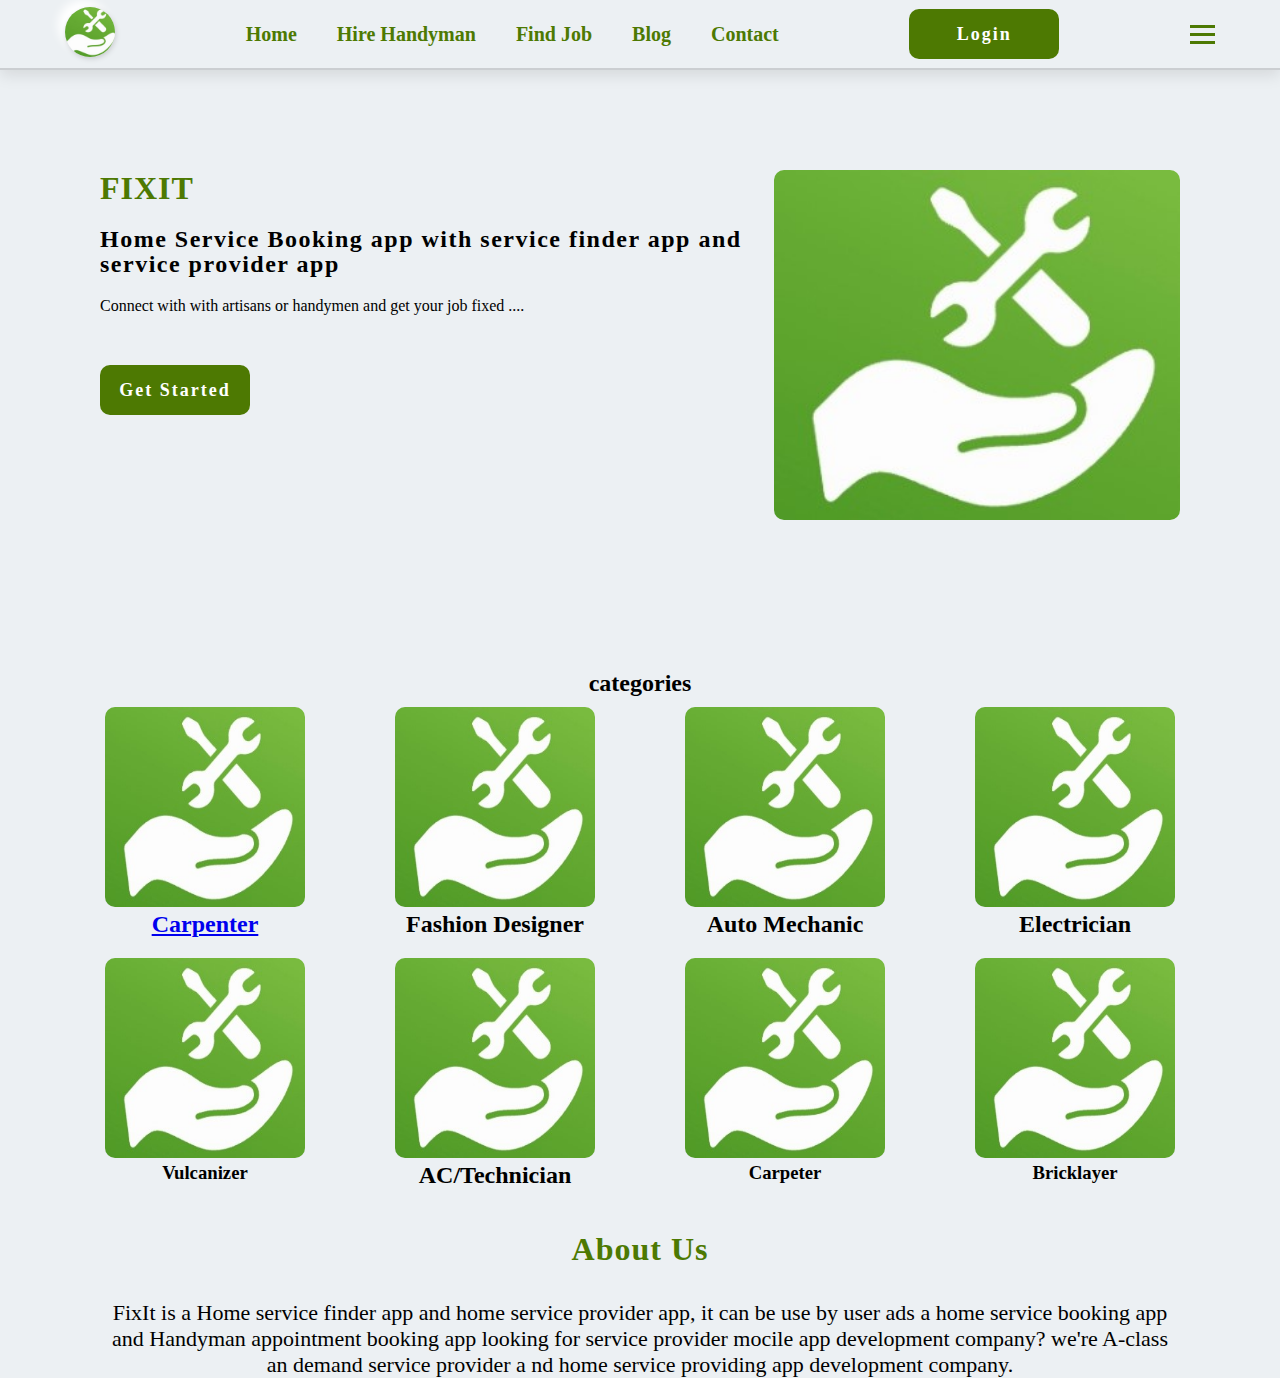
<file: index.html>
<!DOCTYPE html>
<html lang="en">
<head>
    <meta charset="UTF-8">
    <meta http-equiv="X-UA-Compatible" content="IE=edge">
    <meta name="viewport" content="width=device-width, initial-scale=1.0">
    <title>FixIt</title>
<!--------------- font awesome style------------->
<link rel="stylesheet" 
href="https://cdnjs.cloudflare.com/ajax/libs/font-awesome/5.14.0/css/all.min.css">
<!---------------- style sheet ------------------->
<link rel="stylesheet" href="style.css">

</head>
<body>
    <!---------------- header ------------------>
    <header>
        <!----------------- navbar ------------------>
        
        <nav class="navbar-header">
            
                <a href="index.html">
                    <img class="fixit-logo" src="./images/fixit-logo.jpg" alt="logo" srcset="">
                </a>
            <!----------------- nav links------------------>
            <ul class="navbar-menu">
                <li>
                    <a href="index.html">home</a>
                </li>
                <li>
                    <a id="#Carpenter" href="index.html">hire handyman</a>
                </li>
                <li>
                    <a href="index.html">find job</a>
                </li>
                <li>
                    <a href="index.html">blog</a>
                </li>
                <li>
                    <a href="index.html">contact</a>
                </li>
            </ul>
            <!----------------- login Button -------------------->
            <a href="Login.html"><button class="login-btn">Login</button></a>
            <div class="hamburger">
                <span class="bar"></span>
                <span class="bar"></span>
                <span class="bar"></span>
            </div>

            
        </nav>
    </header>
    
    <!----------------- main -------------------->
    <main class="main-container">
        <div class="main-hero">
            <h2>FIXIT</h2>
            <h3>Home Service Booking app with service finder app and service provider app</h3>
           
                <p>Connect with with artisans or handymen and get your job fixed ....</p>
            <a href="signupForm.html"><button class="getstarted-btn">Get Started</button></a>
        </div>
            <div class="main-img">
            <img class="main-img" src="./images/fixit-logo.jpg" alt="" srcset=""/>
        </div> 

    </main>
<!---------------------------- CATEGORIES LIST  ---------------------------->
    <section class="hero-container">
        <div class="hero-heading">
            <h2 >categories</h2>
        </div>
        
        <div class="hero-category">
            <div class="category-section">
                <img class="hero-img"  src="./images/fixit-logo.jpg" alt="carpenter" height="200px" width="200px">
                <a href="Carpenter.html"><h2>Carpenter</h2></a>
            </div>
            <div class="category-section">
                <img class="hero-img"  src="./images/fixit-logo.jpg" alt="carpenter" height="200px" width="200px">
                <h2>Fashion Designer</h2>
            </div>
            <div class="category-section">
                <img class="hero-img"  src="./images/fixit-logo.jpg" alt="carpenter" height="200px" width="200px">
                <h2>Auto Mechanic</h2>
            </div>
                
            <div class="category-section">
                <img class="hero-img" src="./images/fixit-logo.jpg" alt="carpenter" height="200px" width="200px">
                <h2>Electrician</h2>
            </div>
        </div>
        <div class="hero-category">
            <div class="category-section">
                <img class="hero-img" src="./images/fixit-logo.jpg" alt="carpenter" height="200px" width="200px">
                <h3>Vulcanizer</h3>
            </div>
            <div class="category-section">
                <img class="hero-img"  src="./images/fixit-logo.jpg" alt="carpenter" height="200px" width="200px">
                <h2>AC/Technician</h2>
            </div>
            <div class="category-section">
                <img class="hero-img"  src="./images/fixit-logo.jpg" alt="carpenter" height="200px" width="200px">
                <h3>Carpeter</h3>
            </div>
            <div class="category-section">
                <img class="hero-img"  src="./images/fixit-logo.jpg" alt="carpenter" height="200px" width="200px">
                <h3>Bricklayer</h3>
            </div>
        </div>
    </section>
    

    <section class="aboutUs-page">
        <h3>About Us</h3>
        <p>FixIt is a Home service finder app and home service provider app, it can be 
            use by user ads a home service booking app and Handyman appointment booking app looking for 
            service provider mocile app development company? we're A-class an demand service provider a
            nd home service providing app development company.</p>
    </section>
    <!------------------ footer ------------------>


    <!------------------ javascript --------------->
    <script src="app.js"></script>
</body>
</html>
</file>
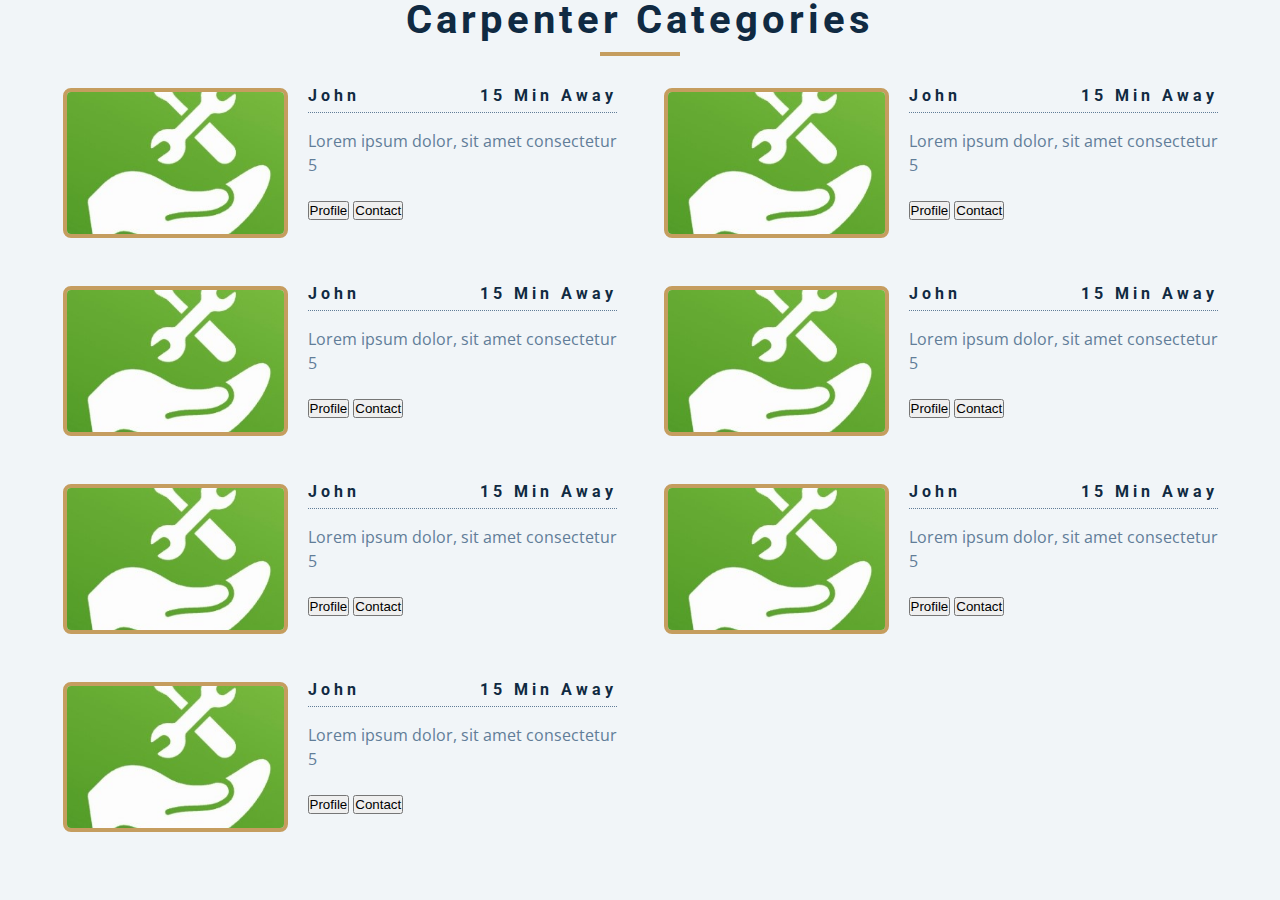
<file: Carpenter.html>
<!DOCTYPE html>
<html lang="en">

<head>
  <meta charset="UTF-8" />
  <meta name="viewport" content="width=device-width, initial-scale=1.0" />
  <title>Carpenter</title>
  <!-- font-awesome -->
  <link rel="stylesheet" href="https://cdnjs.cloudflare.com/ajax/libs/font-awesome/5.14.0/css/all.min.css" />
  <!-- styles -->
  <link rel="stylesheet" href="Carpenter.css" />
</head>

<body>
  <section class="Carpenter">
    <div class="title">
      <h2>Carpenter Categories</h2>
      <div class="underline"></div>
    </div>
    <!-- menu items -->
    <div class="section-center">
      <!-- single item -->
      <!-- <article class="carpenter-item">
        <img src="fixitlogo.jpg" class="photo" alt="menu item" />
        <div class="item-info">
          <header>
            <h4>Sunday Adebayo</h4>
            <h4 class="distance">15 min</h4>
          </header>
          <p class="item-text">Lorem ipsum dolor sit amet, consectetur adipisicing elit.
            At earum tempore optio. Unde, temporibus illum ipsam veritatis
            laudantium facilis ut!</p>
            <p class="rating">rating</p>
        </div>
      </article> -->
      <!-- end of single item -->
    </div>
  </section>
  <!-- javascript -->
  <script src="main.js"></script>
</body>

</html>
</file>
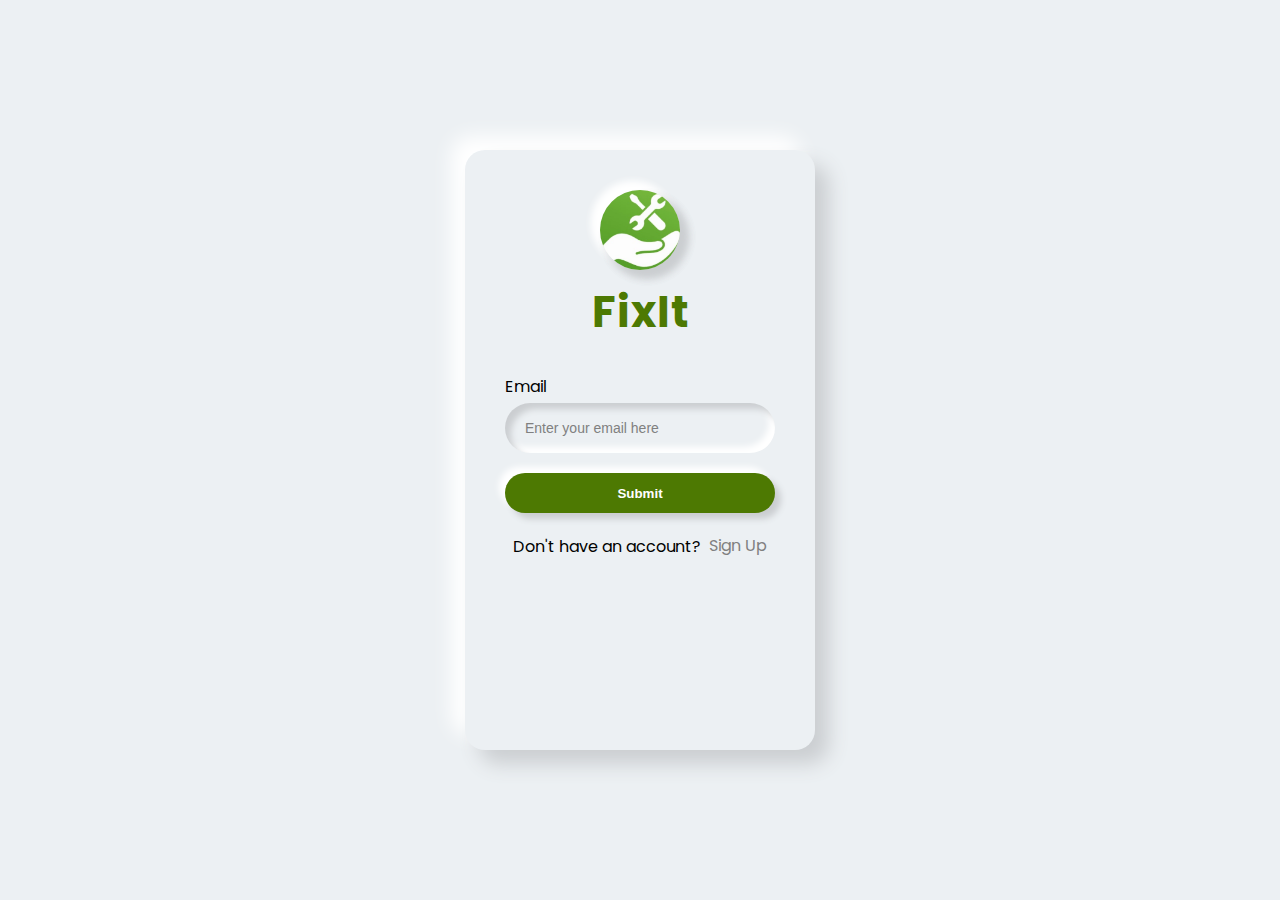
<file: ForgetPassword.html>
<!DOCTYPE html>
<html lang="en">
<head>
    <meta charset="UTF-8">
    <meta http-equiv="X-UA-Compatible" content="IE=edge">
    <meta name="viewport" content="width=device-width, initial-scale=1.0">
    <title>Forget Password</title>
    <link rel="stylesheet" href="ForgetPassword.css">
</head>
<body>
    <div class="container">
        <div class="fixit-logo">
            <a href="index.html">
                <img class="fixit-logo" src="./images/fixit-logo.jpg" alt="logo" >
            </a> 
        </div>
        <div class="fixit-title">
            <h2>FixIt</h2>
        </div>
        <form action="#" class="input">
            <label for="email">Email</label>
            <input type="text" placeholder="Enter your email here">
          
            <button class="submit-btn" type="submit">Submit</button>
            <div class="no-account">
                <p>Don't have an account?</p>
                <a href="signupForm.html">Sign Up</a>
            </div>
            
        </form>
    </div>
</body>
</html>
</file>
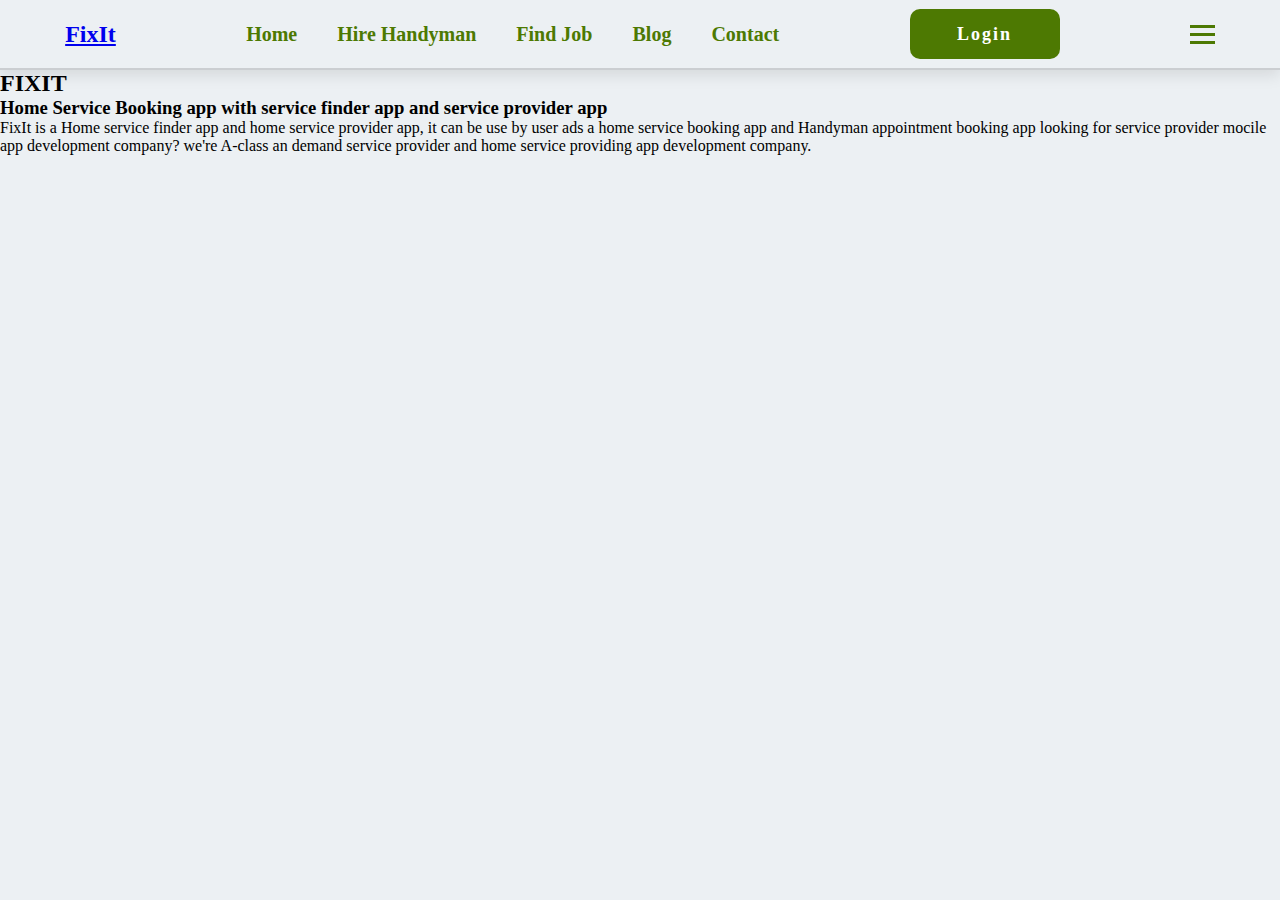
<file: home.html>
<!DOCTYPE html>
<html lang="en">
<head>
    <meta charset="UTF-8">
    <meta http-equiv="X-UA-Compatible" content="IE=edge">
    <meta name="viewport" content="width=device-width, initial-scale=1.0">
    <title>FixIt</title>
<!--------------- font awesome style------------->
<link rel="stylesheet" 
href="https://cdnjs.cloudflare.com/ajax/libs/font-awesome/5.14.0/css/all.min.css">
<!---------------- style sheet ------------------->
<link rel="stylesheet" href="style.css">

</head>
<body>
    <!---------------- header ------------------>
    <header>
        <!----------------- navbar ------------------>
        
        <nav class="navbar-header">
            
                <a href="index.html">
                    <h2 class="logo">FixIt</h2>
                </a>
            <!----------------- nav links------------------>
            <ul class="navbar-menu">
                <li>
                    <a href="index.html">home</a>
                </li>
                <li>
                    <a href="index.html">hire handyman</a>
                </li>
                <li>
                    <a href="index.html">find job</a>
                </li>
                <li>
                    <a href="index.html">blog</a>
                </li>
                <li>
                    <a href="index.html">contact</a>
                </li>
            </ul>
            <!----------------- login Button -------------------->
            <a href="Login.html"><button class="login-btn">Login</button></a>
            <div class="hamburger">
                <span class="bar"></span>
                <span class="bar"></span>
                <span class="bar"></span>
            </div>

            
        </nav>
    </header>
    
    <!----------------- main -------------------->
    <main>
        <h2>FIXIT</h2>
        <h3>Home Service Booking app with service finder app and service provider app</h3>
        <p>FixIt is a Home service finder app and home service provider app, it can be use by user ads a home service booking app and Handyman appointment booking app looking for service provider mocile app development company? we're A-class an demand service provider and home service providing app development company.</p>

    </main>
    <!------------------ footer ------------------>


    <!------------------ javascript --------------->
    <script src="app.js"></script>
</body>
</html>
</file>
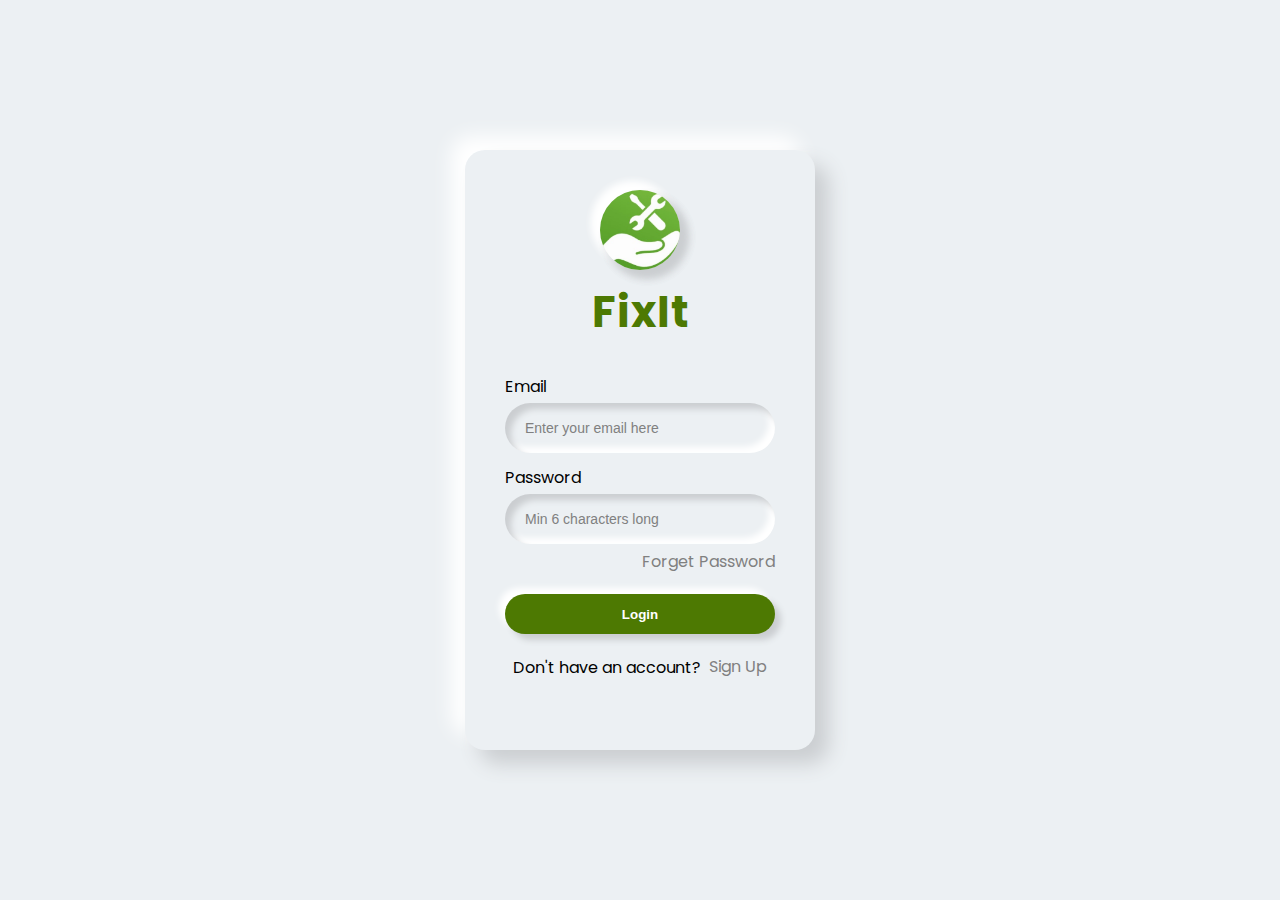
<file: Login.html>
<!DOCTYPE html>
<html lang="en">
<head>
    <meta charset="UTF-8">
    <meta http-equiv="X-UA-Compatible" content="IE=edge">
    <meta name="viewport" content="width=device-width, initial-scale=1.0">
    <title>Login</title>
    <!--------------- FONT AWESOME STYLSHEET ------------------>


    <!--------------- CSS STYLSHEET ------------------>
    <link rel="stylesheet" href="Login.css">

</head>
<body>
    <div class="container">
        <div class="fixit-logo">
            <a href="index.html">
                <img class="fixit-logo" src="./images/fixit-logo.jpg" alt="logo" >
            </a> 
        </div>
        <div class="fixit-title">
            <h2>FixIt</h2>
        </div>
        <form action="#" class="input">
            <label for="email">Email</label>
            <input type="email" placeholder="Enter your email here">
            <label for="Password">Password</label>
            <input type="password" placeholder="Min 6 characters long">
            <a href="ForgetPassword.html">Forget Password</a>
            <button class="login-btn" type="submit">Login</button>
            <div class="no-account">
                <p>Don't have an account?</p>
                <a href="signupForm.html">Sign Up</a>
            </div>
            
        </form>
    </div>
    <!-------------- JAVASCRIPT ----------->
</body>
</html>
</file>
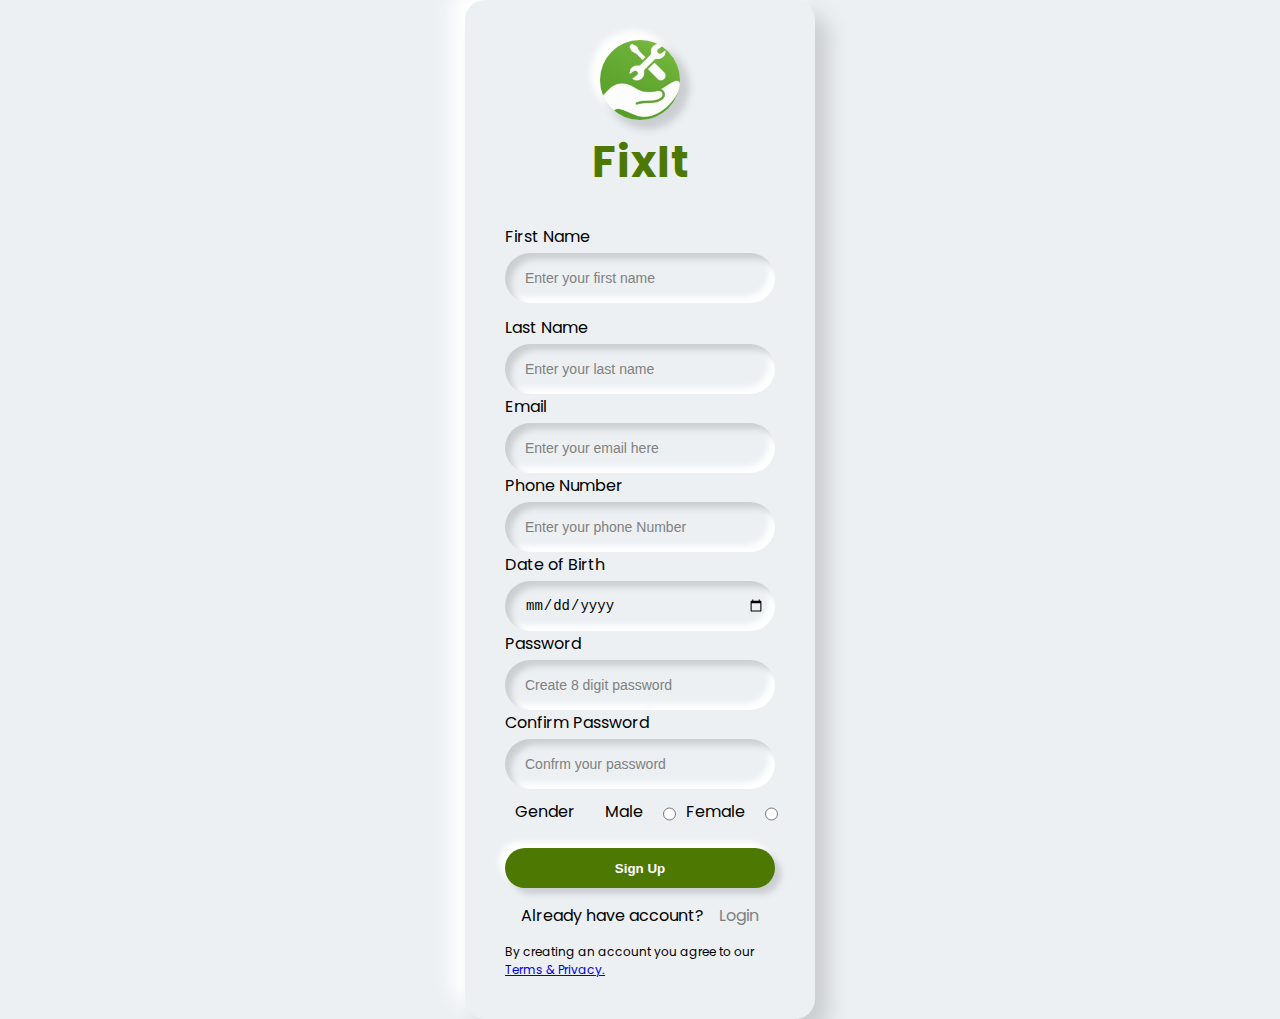
<file: signupForm.html>
<!DOCTYPE html>
<html lang="en">
<head>
    <meta charset="UTF-8">
    <meta http-equiv="X-UA-Compatible" content="IE=edge">
    <meta name="viewport" content="width=device-width, initial-scale=1.0">
    <title>Signup Form</title>
    <!-- STYLE SHEET  -->

    <link rel="stylesheet" href="signupForm.css">
</head>
<body>
    <div class="container">
        <div class="fixit-logo">
            <a href="index.html">
                <img class="fixit-logo" src="./images/fixit-logo.jpg" alt="logo" >
            </a> 
        </div>
        <div class="fixit-title">
            <h2>FixIt</h2>
        </div>
        <form action="#" class="input">
            <label for="first name">First Name</label>
            <input type="text" placeholder="Enter your first name">
            <label for="last name">Last Name</label>
            <input type="text" placeholder="Enter your last name">
            <label for="email">Email</label>
            <input type="email" placeholder="Enter your email here">
            <label for="phone number">Phone Number</label>
            <input type="number" placeholder="Enter your phone Number">
            <label for="date">Date of Birth </label>
            <input type="date" placeholder="Enter your date of birth">
            <label for="password">Password</label>
            <input type="text" placeholder="Create 8 digit password">
            <label for="confirm password">Confirm Password</label>
            <input type="password" placeholder="Confrm your password">
            <div class="gender">
                <label for="Gender">Gender</label>
                <label for="Gender">Male</label>
                <input class="gender-input" type="radio" name="gender" value="Male">
                <label for="Gender">Female</label>
                <input class="gender-input" type="radio" name="gender" value="Female">
            </div>
            <!-- <label for="Gender">Gender</label>
            <input type="radio" name="gender" value="Male">Male
            <input type="radio" name="gender" value="Female">Female -->
            <button class="login-btn" type="submit">Sign Up</button>
            <div class="no-account">
                <p>Already have account?</p>
                <a href="Login.html">Login</a>
            </div>
            <div class="terms-condition">
                <p>By creating an account you agree to our <a href="#">Terms & Privacy.</a> </p>
            </div>
            
            
        </form>
    </div>
    
</body>
</html>
</file>
<file: style.css>
/* -------------------- font ----------------*/
@import url("https://fonts.googleapis.com/css?family=Open+Sans|Roboto:400,700&display=swap");



* {
    margin: 0;
    padding: 0;
    box-sizing: border-box;
    font-family: poppins;
    /* background: #ecf0f3; */
}

body {
    background-color: #ecf0f3;
}



.navbar-header {
    min-height: 70px;
    display: flex;
    justify-content: space-around;
    align-items: center;
    background:#fff ;
    background: #ecf0f3;
    border-bottom:2px solid #cbced1;
    box-shadow:0 5px 15px rgba(0, 0, 0, 0.1) ;

}

.fixit-logo {
    height: 50px;
    width: 50px;
    object-fit: cover;
    margin: auto;
    border-radius: 50%;
    box-shadow: 1px 2px 5px #cbced1, -7px -7px 10px white;
    transition: 0.5s;
}

.fixit-logo:hover {
    height: 52px;
    width: 52px;
    box-shadow: none;
}

li {
    list-style: none;
}

li a {
    text-decoration: none;
    color: #4d7902;
    font-weight: 900;
}

.navbar-menu {
    display: flex;
    justify-content: space-between;
    align-items: center;
    font-size: 20px;
    gap: 40px;
    text-transform: capitalize;
    transition: 0.7s ease-in;
    /* background-color: #4d7902; */

}

.navbar-menu :hover {
    color: #006a4e;
    letter-spacing: 1.5px;
    transition: 0.5s ease-in;
}

.login-btn {
    height: 50px;
    width: 150px;
    border-radius: 10px;
    border-color: transparent;
     transform: capitalize;
     font-size: 18px;
     font-weight: bolder;
     letter-spacing: 2px;
    background: #4d7902;
    color:hsl(209, 61%, 16%); 
    color:#fff;
    transform: capitalize;
    transition: 0.3s ease-in-out;
    cursor: pointer;
}

.login-btn:hover {
    letter-spacing: 1.5px;
    width: 152px;
    height: 51px;
    background-color: #006a4e
}

.hamburger {
    /* display: none; */
    cursor: pointer;
}

.bar {
    display: block;
    width: 25px;
    height: 3px;
    margin: 5px auto;
    transition: all 0.3s ease-in-out;
    background-color: #4d7902;
}


@media(max-width:768px){


    .hamburger {
        display: block;
    }

    .hamburger.active .bar:nth-child(2) {
        opacity: 0;
    }

    .hamburger.active .bar:nth-child(1) {
        transform: translateY(8px) rotate(45deg);
        background-color: red;
    }
    .hamburger.active .bar:nth-child(3) {
        transform: translateY(-8px) rotate(-45deg);
        background-color: red;
    }

    .navbar-header {
        display: flex;
        justify-content: space-between;
    }

    .navbar-menu {
        position: fixed;
        left: -100%;
        top:70px;
        gap: 0;
        background-color: #fff;
        flex-direction: column;
        width: 100%;
        text-align: center;
        transition: 0.3s;
        /* margin: 16px; */

    }

    li {
        margin: 16px;
        background: none;
    }

    .navbar-menu.active {
        left: 0;
    }

    .login-btn {
        display: none;
    }
  
    .login-btn:hover {
        background: #e9f1fa;
        font-size: bold;
        transition: all 0.3s ease-in-out ;
        border-color: white;
    }
}


.main-container {
    display: flex;
    justify-content: space-around;
    padding: 100px;
}

.main-hero {
    /* padding: 50px; */

}
.main-hero h2{
    font-family: poppins;
    font-size: 32px;
    letter-spacing: 1px;
    /* margin-bottom: 50px; */
    color: #4d7902;

}

.main-hero h3{
    font-family: poppins;
    font-size: 24px;
    line-height: 25px;
    letter-spacing: 1.5px;
    /* width: 250px; */
    margin-top: 20px;
    /* color: #006a4e; */
}

.main-hero p {
    margin-top: 20px;
}

.getstarted-btn {
    height: 50px;
    width: 150px;
    border-radius: 10px;
    border-color: transparent;
     transform: capitalize;
     font-size: 18px;
     font-weight: bolder;
     letter-spacing: 2px;
    background: #4d7902;
    color:hsl(209, 61%, 16%); 
    color:#fff;
    transform: capitalize;
    transition: 0.3s ease-in-out;
    cursor: pointer;
    margin-top: 50px;
}

.getstarted-btn:hover {
    letter-spacing: 1.5px;
    width: 152px;
    height: 51px;
    background-color: #006a4e;
}

.main-img {
    height: 350px;
    border-radius: 10px;
    transition: 0.5s;
}

.main-img:hover {
    height: 365px;
}

@media(max-width:768px) {
    .main-container {
        display: flex;
        justify-content: space-around;
        align-items: center;
        flex-direction: column;
        padding: 20px;
    }
        
    .main-hero p {
        margin-top: 20px;
    }
    
    .main-img {
        display: none;
    }
}

.aboutUs-page h3 {
    
    text-align: center;
    font-size: 32px;
    letter-spacing: 1px;
    line-height: 1px;
    color: #4d7902;
    font-weight: bold;
    /* margin-top: 20px; */
}

.aboutUs-page p {
    font-family: poppins;
    text-align: center;
    font-size: 22px;
    padding: 50px 100px 0px 100px;
}
@media(max-width:768px) {
    .aboutUs-page p {
        padding: 20px;
    }
}

.hero-container {
    display: flex;
    justify-content: center;
    flex-direction: column;
    padding: 50px;
}

.hero-heading {

    text-align: center;
}

.hero-category{
    display: flex;
    justify-content: space-around;
    padding: 10px;
    text-align: center;
}
.hero-category:hover {
    letter-spacing: 2px;
}

.hero-img {
    border-radius: 10px;
}

.hero-img:hover {
    height: 205px;
}
</file>
<file: Carpenter.css>
/*
=============== 
Fonts
===============
*/
@import url("https://fonts.googleapis.com/css?family=Open+Sans|Roboto:400,700&display=swap");

/*
=============== 
Variables
===============
*/

:root {
  /* dark shades of primary color*/
  --clr-primary-1: hsl(205, 86%, 17%);
  --clr-primary-2: hsl(205, 77%, 27%);
  --clr-primary-3: hsl(205, 72%, 37%);
  --clr-primary-4: hsl(205, 63%, 48%);
  /* primary/main color */
  --clr-primary-5: #49a6e9;
  /* lighter shades of primary color */
  --clr-primary-6: hsl(205, 89%, 70%);
  --clr-primary-7: hsl(205, 90%, 76%);
  --clr-primary-8: hsl(205, 86%, 81%);
  --clr-primary-9: hsl(205, 90%, 88%);
  --clr-primary-10: hsl(205, 100%, 96%);
  /* darkest grey - used for headings */
  --clr-grey-1: hsl(209, 61%, 16%);
  --clr-grey-2: hsl(211, 39%, 23%);
  --clr-grey-3: hsl(209, 34%, 30%);
  --clr-grey-4: hsl(209, 28%, 39%);
  /* grey used for paragraphs */
  --clr-grey-5: hsl(210, 22%, 49%);
  --clr-grey-6: hsl(209, 23%, 60%);
  --clr-grey-7: hsl(211, 27%, 70%);
  --clr-grey-8: hsl(210, 31%, 80%);
  --clr-grey-9: hsl(212, 33%, 89%);
  --clr-grey-10: hsl(210, 36%, 96%);
  --clr-white: #fff;
  --clr-red-dark: hsl(360, 67%, 44%);
  --clr-red-light: hsl(360, 71%, 66%);
  --clr-green-dark: hsl(125, 67%, 44%);
  --clr-green-light: hsl(125, 71%, 66%);
  --clr-gold: #c59d5f;
  --clr-black: #222;
  --ff-primary: "Roboto", sans-serif;
  --ff-secondary: "Open Sans", sans-serif;
  --transition: all 0.3s linear;
  --spacing: 0.25rem;
  --radius: 0.5rem;
  --light-shadow: 0 5px 15px rgba(0, 0, 0, 0.1);
  --dark-shadow: 0 5px 15px rgba(0, 0, 0, 0.2);
  --max-width: 1170px;
  --fixed-width: 620px;
}
/*
=============== 
Global Styles
===============
*/

*,
::after,
::before {
  margin: 0;
  padding: 0;
  box-sizing: border-box;
}
body {
  font-family: var(--ff-secondary);
  background: var(--clr-grey-10);
  color: var(--clr-grey-1);
  line-height: 1.5;
  font-size: 0.875rem;
}
ul {
  list-style-type: none;
}
a {
  text-decoration: none;
}
 img:not(.logo) {
  width: 100%;
} 
img {
  display: block;
}

h1,
h2,
h3,
h4 {
  letter-spacing: var(--spacing);
  text-transform: capitalize;
  line-height: 1.25;
  margin-bottom: 0.75rem;
  font-family: var(--ff-primary);
}
h1 {
  font-size: 3rem;
}
h2 {
  font-size: 2rem;
}
h3 {
  font-size: 1.25rem;
}
h4 {
  font-size: 0.875rem;
}
p {
  margin-bottom: 1.25rem;
  color: var(--clr-grey-5);
}
@media screen and (min-width: 800px) {
  h1 {
    font-size: 4rem;
  }
  h2 {
    font-size: 2.5rem;
  }
  h3 {
    font-size: 1.75rem;
  }
  h4 {
    font-size: 1rem;
  }
  body {
    font-size: 1rem;
  }
  h1,
  h2,
  h3,
  h4 {
    line-height: 1;
  }
}
/*  global classes */

.btn {
  text-transform: uppercase;
  background: transparent;
  color: var(--clr-black);
  padding: 0.375rem 0.75rem;
  letter-spacing: var(--spacing);
  display: inline-block;
  transition: var(--transition);
  font-size: 0.875rem;
  border: 2px solid var(--clr-black);
  cursor: pointer;
  box-shadow: 0 1px 3px rgba(0, 0, 0, 0.2);
  border-radius: var(--radius);
}
.btn:hover {
  color: var(--clr-white);
  background: var(--clr-black);
}
/* section */
.section {
  padding: 5rem 0;
}

main {
  min-height: 100vh;
  display: grid;
  place-items: center;
}
/*
=============== 
Menu
===============
*/

.menu {
  padding: 5rem 0;
}
.title {
  text-align: center;
  margin-bottom: 2rem;
}
.underline {
  width: 5rem;
  height: 0.25rem;
  background: var(--clr-gold);
  margin-left: auto;
  margin-right: auto;
}
.btn-container {
  margin-bottom: 4rem;
  display: flex;
  justify-content: center;
}
.filter-btn {
  background: transparent;
  border-color: var(--clr-gold);
  font-size: 1rem;
  text-transform: capitalize;
  margin: 0 0.5rem;
  letter-spacing: 1px;
  border-radius: var(--radius);
  padding: 0.375rem 0.75rem;
  color: var(--clr-gold);
  cursor: pointer;
  transition: var(--transition);
}
.filter-btn:hover {
  background: var(--clr-gold);
  color: var(--clr-white);
}
.section-center {
  width: 90vw;
  margin: 0 auto;
  max-width: 1170px;
  display: grid;
  gap: 3rem 2rem;
  justify-items: center;
}
.menu-item {
  display: grid;
  gap: 1rem 2rem;
  max-width: 25rem;
}
.photo {
  object-fit: cover;
  height: 200px;
  border: 0.25rem solid var(--clr-gold);
  border-radius: var(--radius);
}
.item-info header {
  display: flex;
  justify-content: space-between;
  border-bottom: 0.5px dotted var(--clr-grey-5);
}
.item-info h4 {
  margin-bottom: 0.5rem;
}
.price {
  color: var(--clr-gold);
}
.item-text {
  margin-bottom: 0;
  padding-top: 1rem;
}

@media screen and (min-width: 768px) {
  .menu-item {
    grid-template-columns: 225px 1fr;
    gap: 0 1.25rem;
    max-width: 40rem;
  }
  .photo {
    height: 175px;
  }
}
@media screen and (min-width: 1200px) {
  .section-center {
    width: 95vw;
    grid-template-columns: 1fr 1fr;
  }
  .photo {
    height: 150px;
  }
}
</file>
<file: ForgetPassword.css>
/*---------------- FONT STYLE -----------*/
@import url('https://fonts.googleapis.com/css2?family=Poppins:wght@400;900&display=swap');
* {
    margin: 0;
    padding: 0;
    box-sizing: border-box;
}
body {
    margin: 0;
    width: 100%;
    height: 100vh;
    background: #ecf0f3;
    display: flex;
    align-items: center;
    text-align: center;
    justify-content: center;
    place-items: center;
    overflow: hidden;
    font-family: poppins;
}

.container {
    position: relative;
    width: 350px;
    height: 600px;
    border-radius: 20px;
    padding: 40px;
    background: #ecf0f3;
    box-shadow: 14px 14px 20px #cbced1, -14px -14px 20px white;

}

.fixit-logo {
    height: 80px;
    width: 80px;
    object-fit: cover;
    /* background:url("./images/fixitlogo.jpg"); */
    margin: auto;
    border-radius: 50%;
    box-shadow: 7px 7px 10px #cbced1, -7px -7px 10px white;
}

.fixit-title {
    margin-top: 10px;
    font-weight: 900;
    font-size: 1.8rem;
    /* color: green; */
    letter-spacing: 1px;
    color: #4d7902;
    /* color: #059142; */
    /* color: #006a4e; */
    /* color: #08f26e; */
    /* color: #06a94d; */
}

.input {
    text-align: left;
    margin-top: 30px;
}

label, input, button {
    display: block;
    width: 100%;
    padding: 0;
    border: none;
    outline: none;
}

label {
    margin-bottom: 4px;
    font-family: poppins;
}

/* label:nth-of-type(2) {
    margin-top: 12px;
} */

input::placeholder {
    color: gray;
}

input {
    background: #ecf0f3;
    padding: 10px;
    padding-left: 20px;
    height: 50px;
    font-size: 14px;
    border-radius: 50px;
    box-shadow: inset 6px 6px 6px #cbced1, inset -6px -6px 6px white;
}

input {
    caret-color: #4d7902;
  }
  

.submit-btn {
    color: white;
    margin-top: 20px;
    background: #4d7902;
    height: 40px;
    border-radius: 20px;
    cursor: pointer;
    font-weight: 900;
    box-shadow: 6px 6px 6px #cbced1, -6px -6px 6px white;
    transition: 0.5s;
}

.submit-btn:hover {
    box-shadow: none;
}

.input a {
    display: flex;
    justify-content: flex-end;
    text-decoration: none;
    list-style: none;
    color: gray;
    margin-top: 5px;
}

.no-account { 
    display: flex;
    justify-content: space-evenly;
    margin-top: 15px;
}

.no-account p {
    margin-top: 6px;
}
</file>
<file: Login.css>
/*---------------- FONT STYLE -----------*/
@import url('https://fonts.googleapis.com/css2?family=Poppins:wght@400;900&display=swap');
* {
    margin: 0;
    padding: 0;
    box-sizing: border-box;
}
body {
    margin: 0;
    width: 100%;
    height: 100vh;
    background: #ecf0f3;
    display: flex;
    align-items: center;
    text-align: center;
    justify-content: center;
    place-items: center;
    overflow: hidden;
    font-family: poppins;
}

.container {
    position: relative;
    width: 350px;
    height: 600px;
    border-radius: 20px;
    padding: 40px;
    background: #ecf0f3;
    box-shadow: 14px 14px 20px #cbced1, -14px -14px 20px white;

}

.fixit-logo {
    height: 80px;
    width: 80px;
    object-fit: cover;
    /* background:url("./images/fixitlogo.jpg"); */
    margin: auto;
    border-radius: 50%;
    box-shadow: 7px 7px 10px #cbced1, -7px -7px 10px white;
}

.fixit-title {
    margin-top: 10px;
    font-weight: 900;
    font-size: 1.8rem;
    /* color: green; */
    letter-spacing: 1px;
    color: #4d7902;
    /* color: #059142; */
    /* color: #006a4e; */
    /* color: #08f26e; */
    /* color: #06a94d; */
}

.input {
    text-align: left;
    margin-top: 30px;
}

label, input, button {
    display: block;
    width: 100%;
    padding: 0;
    border: none;
    outline: none;
}

label {
    margin-bottom: 4px;
    font-family: poppins;
}

label:nth-of-type(2) {
    margin-top: 12px;
}

input::placeholder {
    color: gray;
}

input {
    background: #ecf0f3;
    padding: 10px;
    padding-left: 20px;
    height: 50px;
    font-size: 14px;
    border-radius: 50px;
    box-shadow: inset 6px 6px 6px #cbced1, inset -6px -6px 6px white;
}

input {
    caret-color: #4d7902;
  }
  

.login-btn {
    color: white;
    margin-top: 20px;
    background: #4d7902;
    height: 40px;
    border-radius: 20px;
    cursor: pointer;
    font-weight: 900;
    box-shadow: 6px 6px 6px #cbced1, -6px -6px 6px white;
    transition: 0.5s;
}

.login-btn:hover {
    box-shadow: none;
}

.input a {
    display: flex;
    justify-content: flex-end;
    text-decoration: none;
    list-style: none;
    color: gray;
    margin-top: 5px;
}

.no-account { 
    display: flex;
    justify-content: space-evenly;
    margin-top: 15px;
}

.no-account p {
    margin-top: 6px;
}
</file>
<file: signupForm.css>
/*---------------- FONT STYLE -----------*/
@import url('https://fonts.googleapis.com/css2?family=Poppins:wght@400;900&display=swap');
* {
    margin: 0;
    padding: 0;
    box-sizing: border-box;
}
body {
    margin: 0;
    width: 100%;
    /* height: 100vh; */
    background: #ecf0f3;
    display: flex;
    align-items: center;
    text-align: center;
    justify-content: center;
    place-items: center;
    /* overflow: hidden; */
    font-family: poppins;
}

.container {
    position: relative;
    width: 350px;
    height: 100%;
    border-radius: 20px;
    padding: 40px;
    background: #ecf0f3;
    box-shadow: 14px 14px 20px #cbced1, -14px -14px 20px white;

}

.fixit-logo {
    height: 80px;
    width: 80px;
    object-fit: cover;
    /* background:url("./images/fixitlogo.jpg"); */
    margin: auto;
    border-radius: 50%;
    box-shadow: 7px 7px 10px #cbced1, -7px -7px 10px white;
}

.fixit-title {
    margin-top: 10px;
    font-weight: 900;
    font-size: 1.8rem;
    /* color: green; */
    letter-spacing: 1px;
    color: #4d7902;
    /* color: #059142; */
    /* color: #006a4e; */
    /* color: #08f26e; */
    /* color: #06a94d; */
}

.input {
    text-align: left;
    margin-top: 30px;
}

label, input, button {
    display: block;
    width: 100%;
    padding: 0;
    border: none;
    outline: none;
}

label {
    margin-bottom: 4px;
    font-family: poppins;
}

label:nth-of-type(2) {
    margin-top: 12px;
}

input::placeholder {
    color: gray;
}

input {
    background: #ecf0f3;
    padding: 10px;
    padding-left: 20px;
    height: 50px;
    font-size: 14px;
    border-radius: 50px;
    box-shadow: inset 6px 6px 6px #cbced1, inset -6px -6px 6px white;
}

input {
    caret-color: #4d7902;
  }
  

.login-btn {
    color: white;
    margin-top: 20px;
    background: #4d7902;
    height: 40px;
    border-radius: 20px;
    cursor: pointer;
    font-weight: 900;
    box-shadow: 6px 6px 6px #cbced1, -6px -6px 6px white;
    transition: 0.5s;
}

.login-btn:hover {
    box-shadow: none;
}

.no-account a {
    display: flex;
    justify-content: flex-end;
    text-decoration: none;
    list-style: none;
    color: gray;
    
}

.gender {
    display: flex;
    /* justify-content: space-around; */
    align-items: center;
    margin-top: 10px;
    /* padding: 10px; */
    
}

.gender label {
    margin-top: 0px;
    margin-right: 20px;
    padding-left: 10px;
    caret-color: #4d7902;
    
}

.gender-input {
    border: none;
    box-shadow: none;
    text-decoration: none;
    height: 18px;
    /* margin-left: 20px; */
    filter: hue-rotate(#4d7902);
    accent-color: #4d7902;

   
}


.radio {
    display: flex;
}


.no-account { 
    display: flex;
    justify-content: space-evenly;
    margin-top: 15px;
    
}
/* 
.no-account p {
    margin-top: 6px;
} */

.terms-condition {
    margin-top: 15px;
    font-size: 12px;
}
</file>
